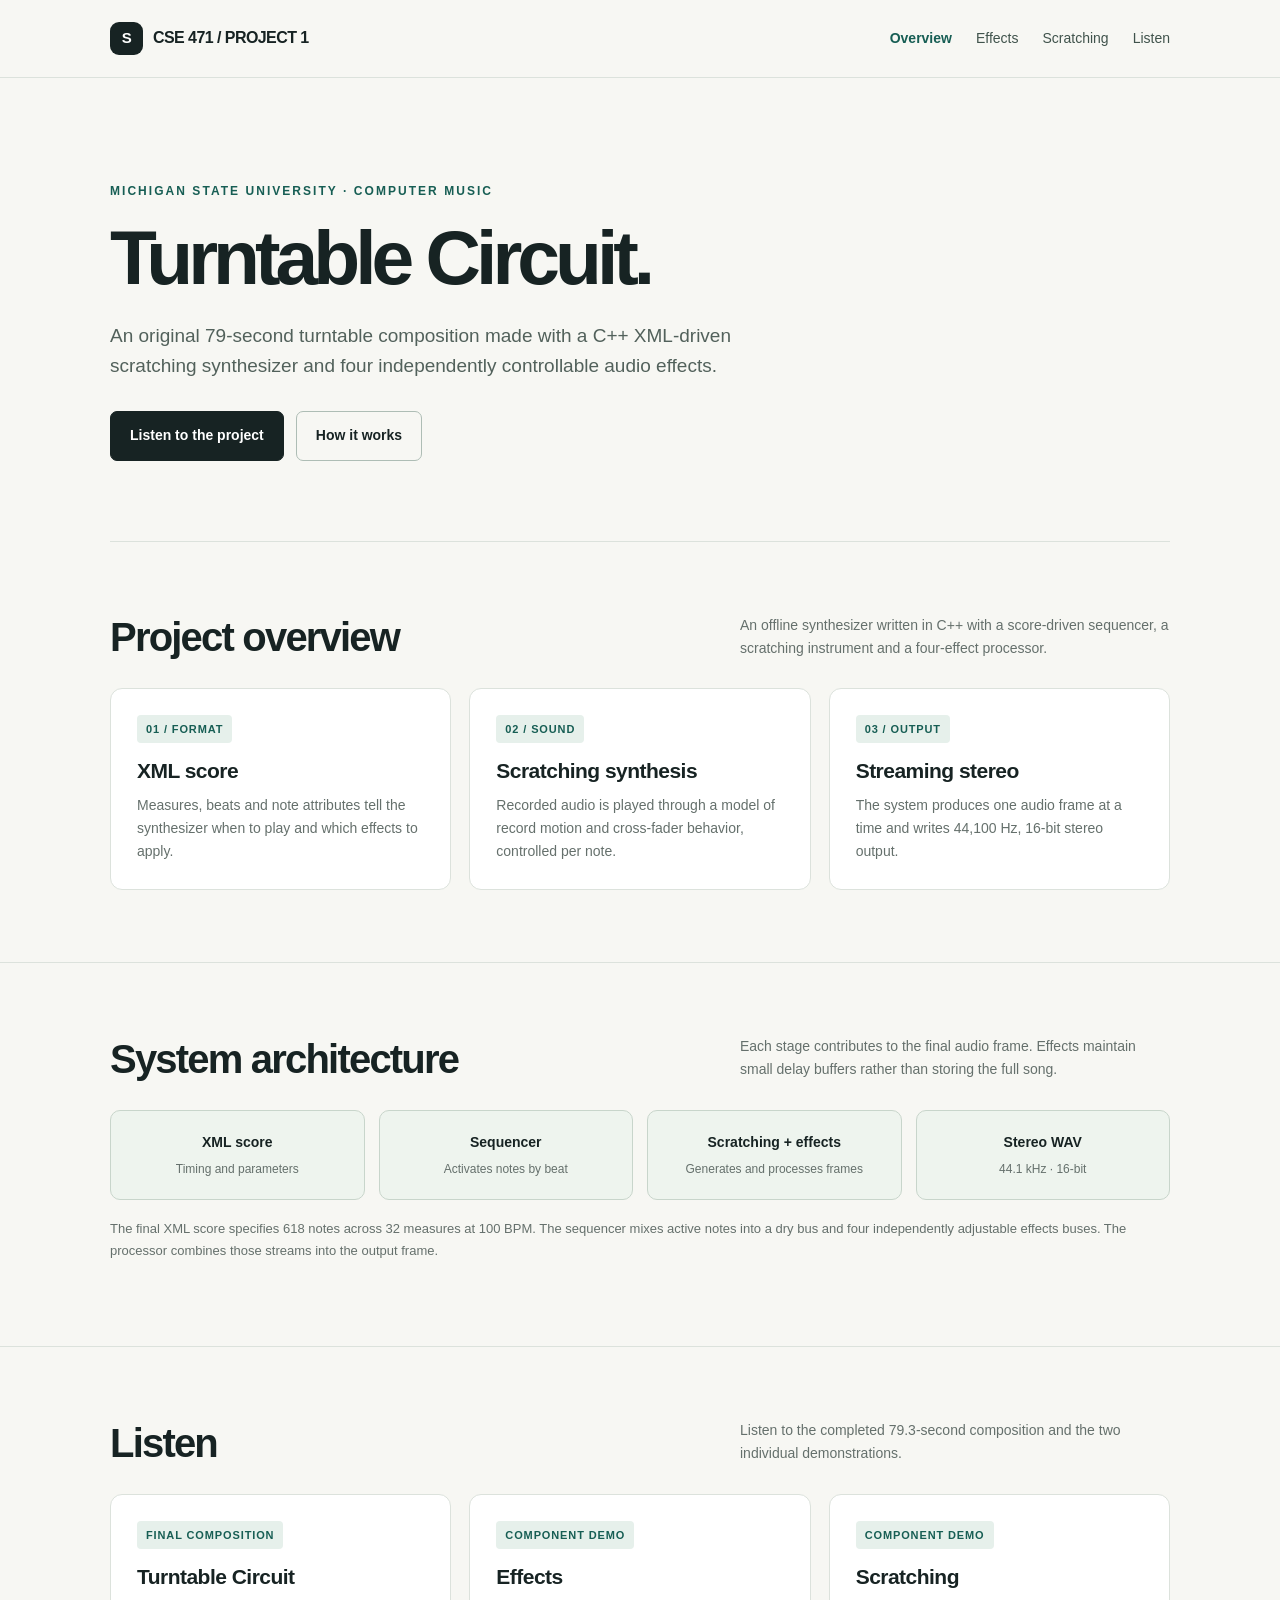
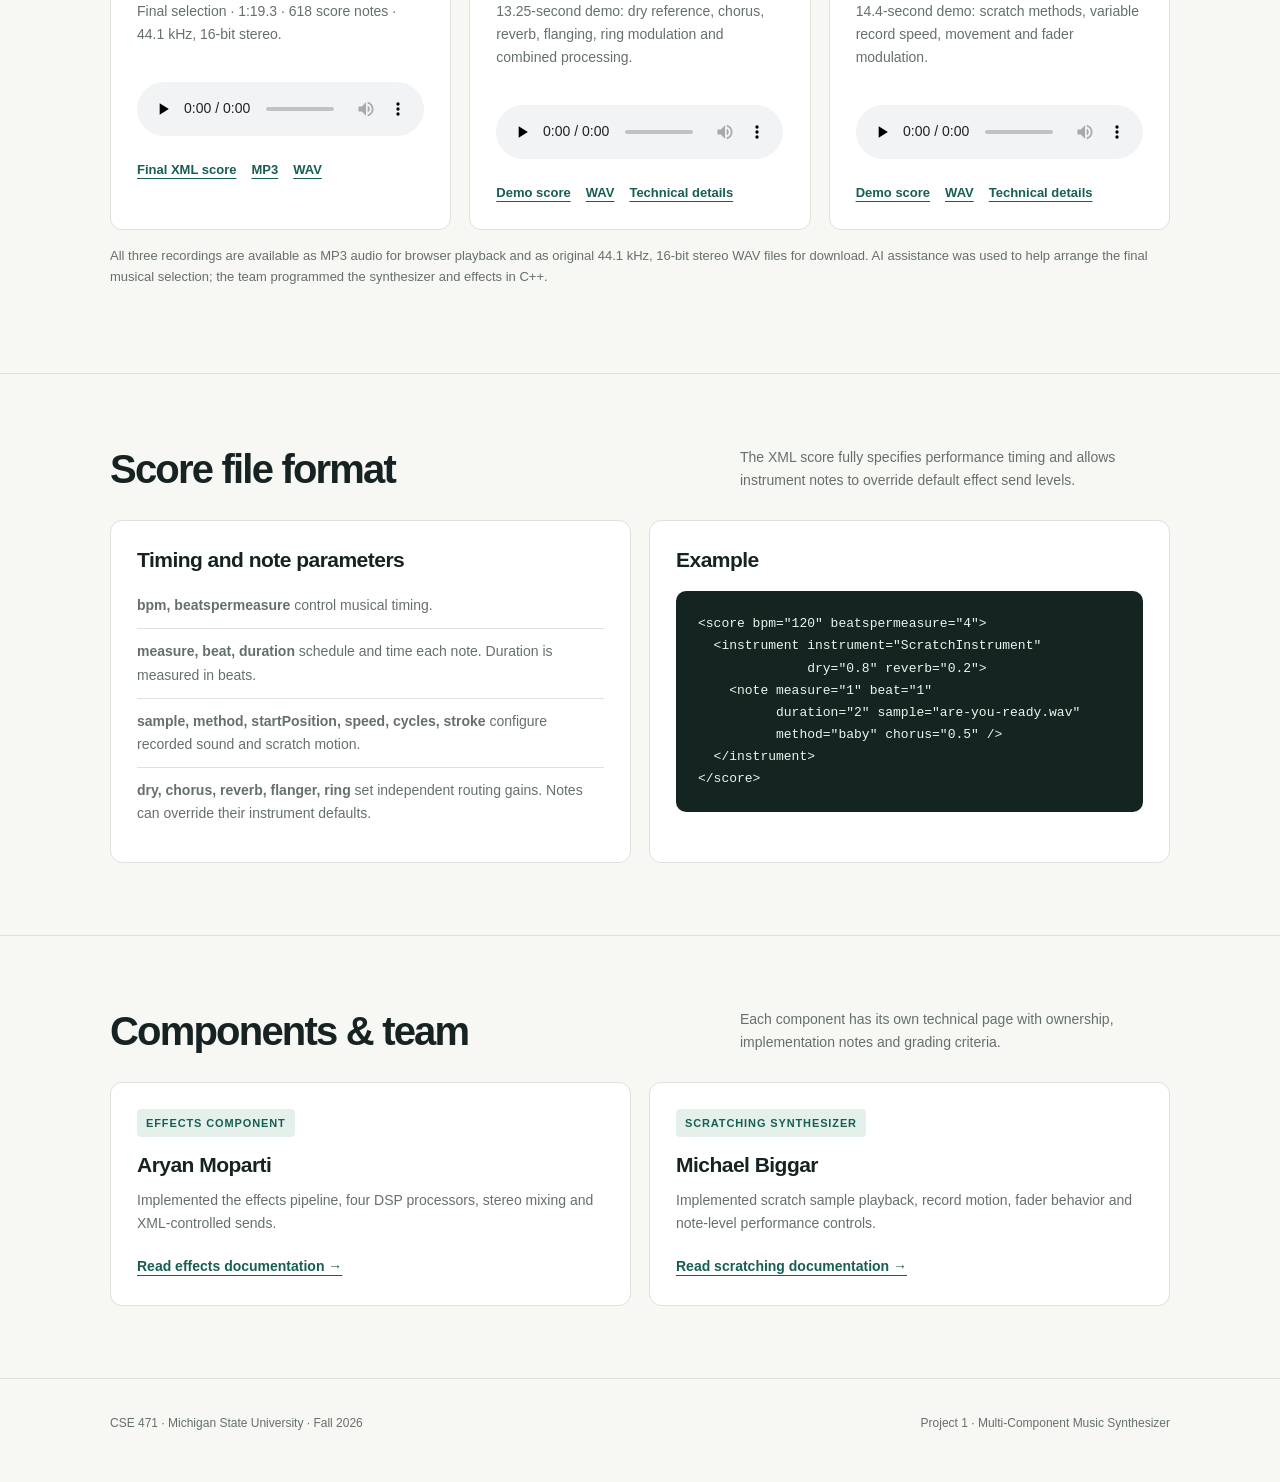
<file: index.html>
<!doctype html>
<html lang="en">
<head>
  <meta charset="utf-8">
  <meta name="viewport" content="width=device-width, initial-scale=1">
  <meta name="description" content="CSE 471 Project 1: A multi-component music synthesizer with scratching synthesis and audio effects.">
  <title>Turntable Circuit | CSE 471 Project 1</title>
  <link rel="stylesheet" href="styles.css">
</head>
<body>
  <header class="site-header">
    <nav class="nav container" aria-label="Main navigation">
      <a class="brand" href="index.html"><span class="brand-mark">S</span> CSE 471 / PROJECT 1</a>
      <div class="nav-links">
        <a href="index.html" aria-current="page">Overview</a>
        <a href="effects.html">Effects</a>
        <a href="scratching.html">Scratching</a>
        <a href="#audio">Listen</a>
      </div>
    </nav>
  </header>

  <main>
    <section class="hero container">
      <p class="eyebrow">Michigan State University · Computer Music</p>
      <h1>Turntable Circuit.</h1>
      <p class="lede">An original 79-second turntable composition made with a C++ XML-driven scratching synthesizer and four independently controllable audio effects.</p>
      <div class="button-row">
        <a class="button" href="#audio">Listen to the project</a>
        <a class="button ghost" href="#architecture">How it works</a>
      </div>
    </section>

    <section class="section" id="project">
      <div class="container">
        <div class="section-head"><h2>Project overview</h2><p>An offline synthesizer written in C++ with a score-driven sequencer, a scratching instrument and a four-effect processor.</p></div>
        <div class="grid three">
          <article class="card"><span class="tag">01 / Format</span><h3>XML score</h3><p>Measures, beats and note attributes tell the synthesizer when to play and which effects to apply.</p></article>
          <article class="card"><span class="tag">02 / Sound</span><h3>Scratching synthesis</h3><p>Recorded audio is played through a model of record motion and cross-fader behavior, controlled per note.</p></article>
          <article class="card"><span class="tag">03 / Output</span><h3>Streaming stereo</h3><p>The system produces one audio frame at a time and writes 44,100 Hz, 16-bit stereo output.</p></article>
        </div>
      </div>
    </section>

    <section class="section" id="architecture">
      <div class="container">
        <div class="section-head"><h2>System architecture</h2><p>Each stage contributes to the final audio frame. Effects maintain small delay buffers rather than storing the full song.</p></div>
        <div class="diagram" role="img" aria-label="XML score to sequencer to scratch synthesizer and effects to stereo WAV output">
          <div class="step"><b>XML score</b><span>Timing and parameters</span></div>
          <div class="step"><b>Sequencer</b><span>Activates notes by beat</span></div>
          <div class="step"><b>Scratching + effects</b><span>Generates and processes frames</span></div>
          <div class="step"><b>Stereo WAV</b><span>44.1 kHz · 16-bit</span></div>
        </div>
        <p class="small-note" style="margin-top:18px">The final XML score specifies 618 notes across 32 measures at 100 BPM. The sequencer mixes active notes into a dry bus and four independently adjustable effects buses. The processor combines those streams into the output frame.</p>
      </div>
    </section>

    <section class="section" id="audio">
      <div class="container">
        <div class="section-head"><h2>Listen</h2><p>Listen to the completed 79.3-second composition and the two individual demonstrations.</p></div>
        <div class="grid three">
          <article class="card"><span class="tag">Final composition</span><h3>Turntable Circuit</h3><p>Final selection · 1:19.3 · 618 score notes · 44.1 kHz, 16-bit stereo.</p>
            <audio class="player" controls preload="none" aria-label="Play final composition"><source src="selection.mp3" type="audio/mpeg"><source src="selection.wav" type="audio/wav">Your browser does not support audio playback.</audio>
            <div class="file-links"><a href="selection.score" download>Final XML score</a><a href="selection.mp3" download>MP3</a><a href="selection.wav" download>WAV</a></div>
          </article>
          <article class="card"><span class="tag">Component demo</span><h3>Effects</h3><p>13.25-second demo: dry reference, chorus, reverb, flanging, ring modulation and combined processing.</p>
            <audio class="player" controls preload="none" aria-label="Play effects demo"><source src="effects_demo.mp3" type="audio/mpeg"><source src="effects_demo.wav" type="audio/wav"></audio>
            <div class="file-links"><a href="effects_demo.score" download>Demo score</a><a href="effects_demo.wav" download>WAV</a><a href="effects.html">Technical details</a></div>
          </article>
          <article class="card"><span class="tag">Component demo</span><h3>Scratching</h3><p>14.4-second demo: scratch methods, variable record speed, movement and fader modulation.</p>
            <audio class="player" controls preload="none" aria-label="Play scratching demo"><source src="scratch_demo.mp3" type="audio/mpeg"><source src="scratch_demo.wav" type="audio/wav"></audio>
            <div class="file-links"><a href="scratch_demo.score" download>Demo score</a><a href="scratch_demo.wav" download>WAV</a><a href="scratching.html">Technical details</a></div>
          </article>
        </div>
        <p class="small-note" style="margin-top:15px">All three recordings are available as MP3 audio for browser playback and as original 44.1 kHz, 16-bit stereo WAV files for download. AI assistance was used to help arrange the final musical selection; the team programmed the synthesizer and effects in C++.</p>
      </div>
    </section>

    <section class="section" id="score">
      <div class="container">
        <div class="section-head"><h2>Score file format</h2><p>The XML score fully specifies performance timing and allows instrument notes to override default effect send levels.</p></div>
        <div class="grid two">
          <div class="card">
            <h3>Timing and note parameters</h3>
            <ul class="list-clean details">
              <li><b>bpm, beatspermeasure</b> control musical timing.</li>
              <li><b>measure, beat, duration</b> schedule and time each note. Duration is measured in beats.</li>
              <li><b>sample, method, startPosition, speed, cycles, stroke</b> configure recorded sound and scratch motion.</li>
              <li><b>dry, chorus, reverb, flanger, ring</b> set independent routing gains. Notes can override their instrument defaults.</li>
            </ul>
          </div>
          <div class="card">
            <h3>Example</h3>
            <pre class="code-sample"><code>&lt;score bpm="120" beatspermeasure="4"&gt;
  &lt;instrument instrument="ScratchInstrument"
              dry="0.8" reverb="0.2"&gt;
    &lt;note measure="1" beat="1"
          duration="2" sample="are-you-ready.wav"
          method="baby" chorus="0.5" /&gt;
  &lt;/instrument&gt;
&lt;/score&gt;</code></pre>
          </div>
        </div>
      </div>
    </section>

    <section class="section" id="team">
      <div class="container">
        <div class="section-head"><h2>Components & team</h2><p>Each component has its own technical page with ownership, implementation notes and grading criteria.</p></div>
        <div class="grid two">
          <article class="card"><span class="tag">Effects component</span><h3>Aryan Moparti</h3><p>Implemented the effects pipeline, four DSP processors, stereo mixing and XML-controlled sends.</p><a class="card-link" href="effects.html">Read effects documentation →</a></article>
          <article class="card"><span class="tag">Scratching synthesizer</span><h3>Michael Biggar</h3><p>Implemented scratch sample playback, record motion, fader behavior and note-level performance controls.</p><a class="card-link" href="scratching.html">Read scratching documentation →</a></article>
        </div>
      </div>
    </section>
  </main>
  <footer class="footer container"><p>CSE 471 · Michigan State University · Fall 2026</p><p>Project 1 · Multi-Component Music Synthesizer</p></footer>
</body>
</html>
</file>
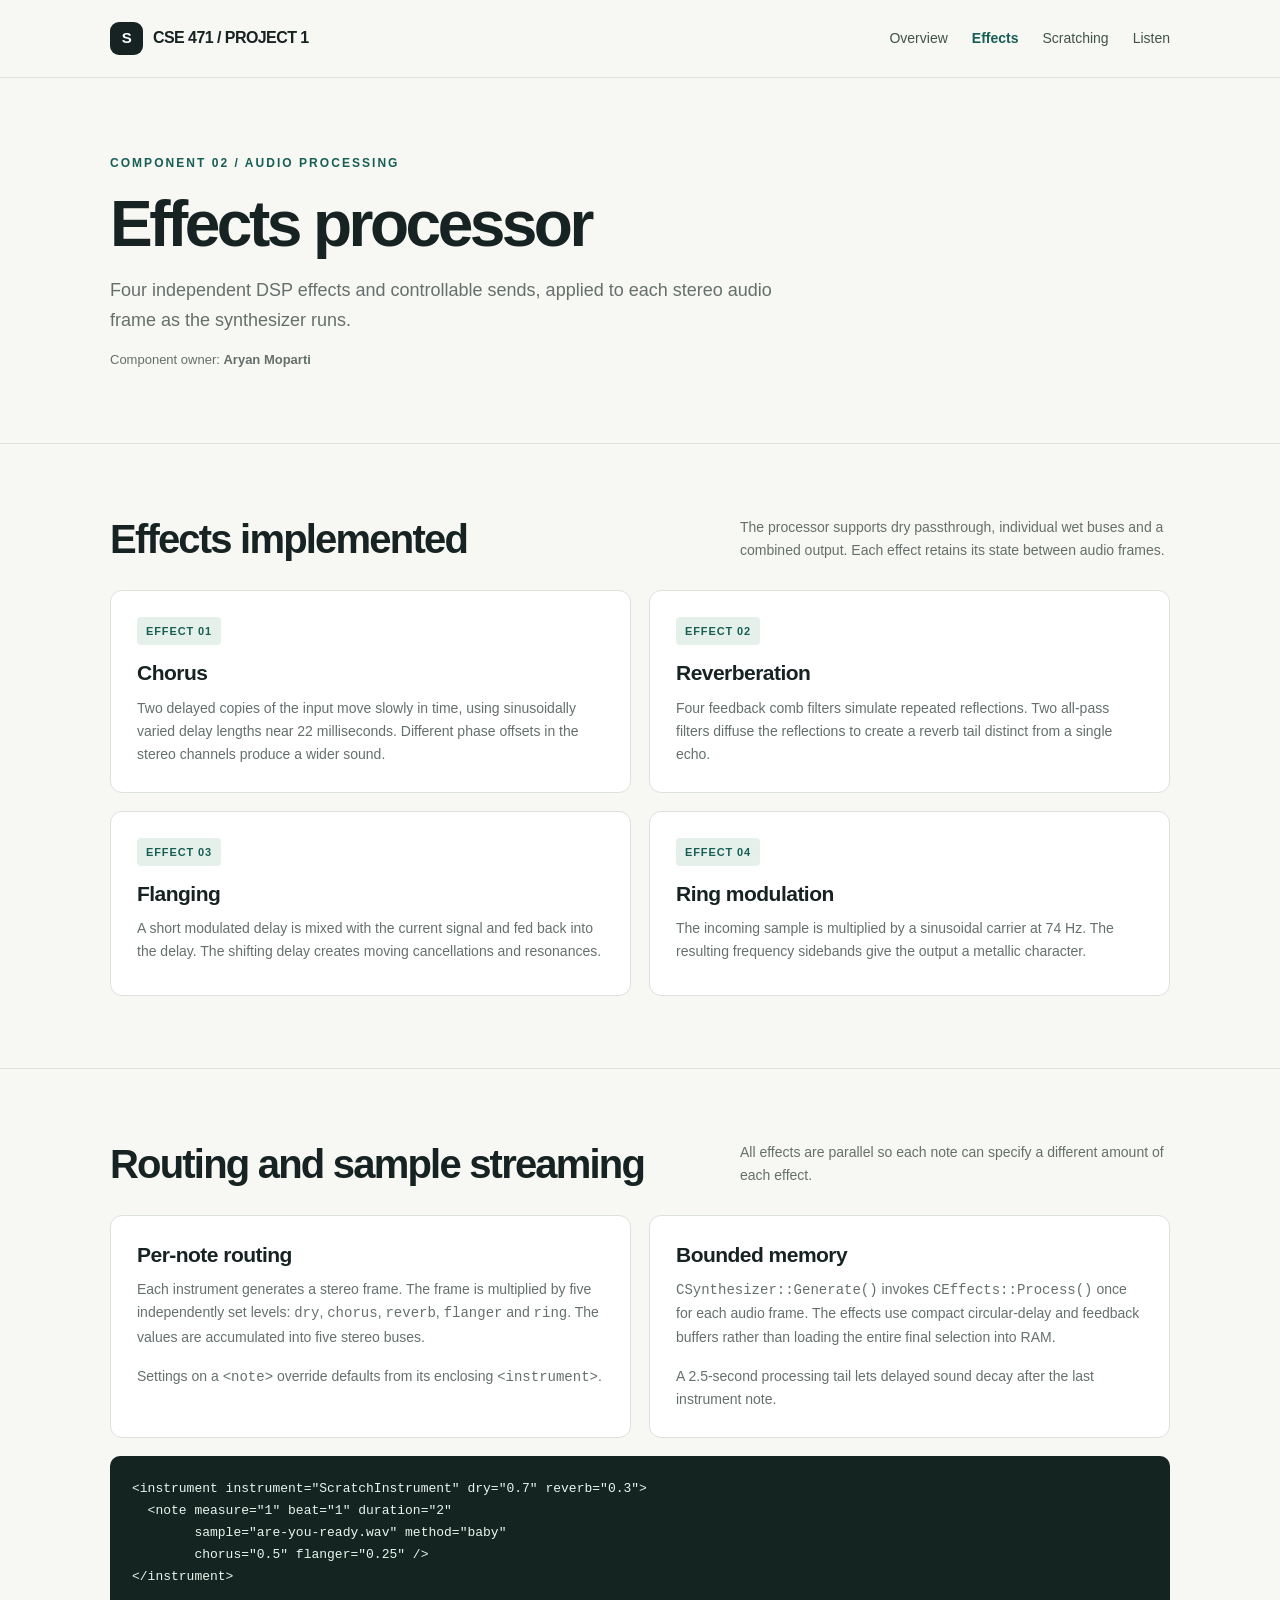
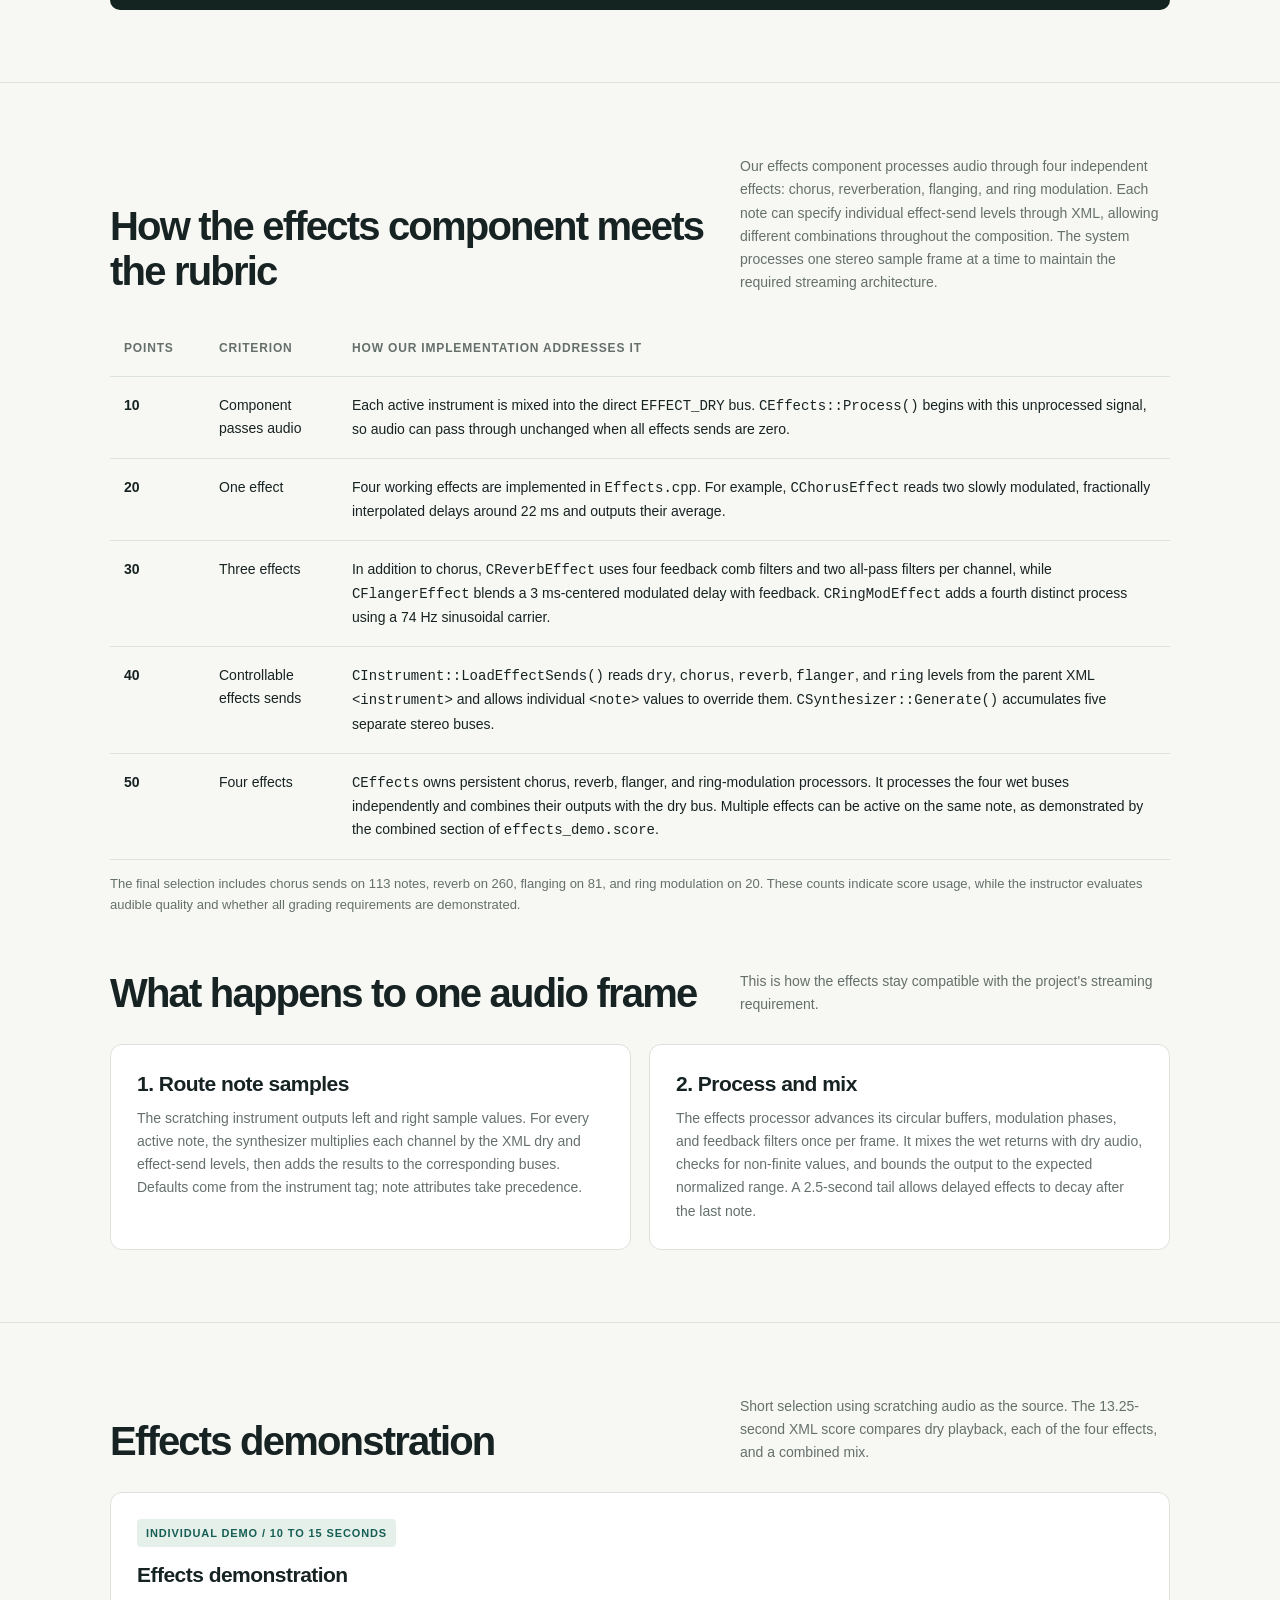
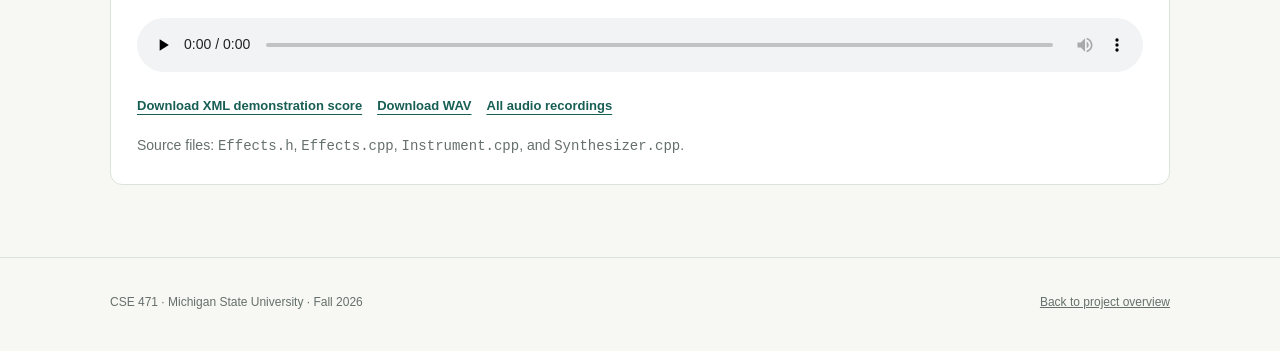
<file: effects.html>
<!DOCTYPE html>

<html lang="en">
<head>
<meta charset="utf-8"/>
<meta content="width=device-width, initial-scale=1" name="viewport"/>
<meta content="Implementation and grading details for the four-effect audio processing component in CSE 471 Project 1." name="description"/>
<title>Effects Component | CSE 471</title>
<link href="styles.css" rel="stylesheet"/>
</head>
<body>
<header class="site-header"><nav aria-label="Main navigation" class="nav container">
<a class="brand" href="index.html"><span class="brand-mark">S</span> CSE 471 / PROJECT 1</a>
<div class="nav-links"><a href="index.html">Overview</a><a aria-current="page" href="effects.html">Effects</a><a href="scratching.html">Scratching</a><a href="index.html#audio">Listen</a></div>
</nav></header>
<main>
<section class="subhero"><div class="container"><p class="eyebrow">Component 02 / Audio processing</p><h1>Effects processor</h1><p class="lede">Four independent DSP effects and controllable sends, applied to each stereo audio frame as the synthesizer runs.</p><p class="meta">Component owner: <strong>Aryan Moparti</strong></p></div></section>
<section class="section"><div class="container">
<div class="section-head"><h2>Effects implemented</h2><p>The processor supports dry passthrough, individual wet buses and a combined output. Each effect retains its state between audio frames.</p></div>
<div class="feature-list">
<article class="card"><span class="tag">Effect 01</span><h3>Chorus</h3><p>Two delayed copies of the input move slowly in time, using sinusoidally varied delay lengths near 22 milliseconds. Different phase offsets in the stereo channels produce a wider sound.</p></article>
<article class="card"><span class="tag">Effect 02</span><h3>Reverberation</h3><p>Four feedback comb filters simulate repeated reflections. Two all-pass filters diffuse the reflections to create a reverb tail distinct from a single echo.</p></article>
<article class="card"><span class="tag">Effect 03</span><h3>Flanging</h3><p>A short modulated delay is mixed with the current signal and fed back into the delay. The shifting delay creates moving cancellations and resonances.</p></article>
<article class="card"><span class="tag">Effect 04</span><h3>Ring modulation</h3><p>The incoming sample is multiplied by a sinusoidal carrier at 74 Hz. The resulting frequency sidebands give the output a metallic character.</p></article>
</div>
</div></section>
<section class="section"><div class="container">
<div class="section-head"><h2>Routing and sample streaming</h2><p>All effects are parallel so each note can specify a different amount of each effect.</p></div>
<div class="grid two">
<article class="card"><h3>Per-note routing</h3><p>Each instrument generates a stereo frame. The frame is multiplied by five independently set levels: <code>dry</code>, <code>chorus</code>, <code>reverb</code>, <code>flanger</code> and <code>ring</code>. The values are accumulated into five stereo buses.</p><p>Settings on a <code>&lt;note&gt;</code> override defaults from its enclosing <code>&lt;instrument&gt;</code>.</p></article>
<article class="card"><h3>Bounded memory</h3><p><code>CSynthesizer::Generate()</code> invokes <code>CEffects::Process()</code> once for each audio frame. The effects use compact circular-delay and feedback buffers rather than loading the entire final selection into RAM.</p><p>A 2.5-second processing tail lets delayed sound decay after the last instrument note.</p></article>
</div>
<pre class="code-sample"><code>&lt;instrument instrument="ScratchInstrument" dry="0.7" reverb="0.3"&gt;
  &lt;note measure="1" beat="1" duration="2"
        sample="are-you-ready.wav" method="baby"
        chorus="0.5" flanger="0.25" /&gt;
&lt;/instrument&gt;</code></pre>
</div></section>
<section class="section"><div class="container">
<div class="section-head"><h2>How the effects component meets the rubric</h2><p>Our effects component processes audio through four independent effects: chorus, reverberation, flanging, and ring modulation. Each note can specify individual effect-send levels through XML, allowing different combinations throughout the composition. The system processes one stereo sample frame at a time to maintain the required streaming architecture.</p></div>
<div class="table-wrap"><table class="table"><thead><tr><th>Points</th><th>Criterion</th><th>How our implementation addresses it</th></tr></thead><tbody>
<tr><td>10</td><td>Component passes audio</td><td>Each active instrument is mixed into the direct <code>EFFECT_DRY</code> bus. <code>CEffects::Process()</code> begins with this unprocessed signal, so audio can pass through unchanged when all effects sends are zero.</td></tr>
<tr><td>20</td><td>One effect</td><td>Four working effects are implemented in <code>Effects.cpp</code>. For example, <code>CChorusEffect</code> reads two slowly modulated, fractionally interpolated delays around 22 ms and outputs their average.</td></tr>
<tr><td>30</td><td>Three effects</td><td>In addition to chorus, <code>CReverbEffect</code> uses four feedback comb filters and two all-pass filters per channel, while <code>CFlangerEffect</code> blends a 3 ms-centered modulated delay with feedback. <code>CRingModEffect</code> adds a fourth distinct process using a 74 Hz sinusoidal carrier.</td></tr>
<tr><td>40</td><td>Controllable effects sends</td><td><code>CInstrument::LoadEffectSends()</code> reads <code>dry</code>, <code>chorus</code>, <code>reverb</code>, <code>flanger</code>, and <code>ring</code> levels from the parent XML <code>&lt;instrument&gt;</code> and allows individual <code>&lt;note&gt;</code> values to override them. <code>CSynthesizer::Generate()</code> accumulates five separate stereo buses.</td></tr>
<tr><td>50</td><td>Four effects</td><td><code>CEffects</code> owns persistent chorus, reverb, flanger, and ring-modulation processors. It processes the four wet buses independently and combines their outputs with the dry bus. Multiple effects can be active on the same note, as demonstrated by the combined section of <code>effects_demo.score</code>.</td></tr>
</tbody></table></div>
<p class="small-note">The final selection includes chorus sends on 113 notes, reverb on 260, flanging on 81, and ring modulation on 20. These counts indicate score usage, while the instructor evaluates audible quality and whether all grading requirements are demonstrated.</p>
<div class="section-head" style="margin-top:54px"><h2>What happens to one audio frame</h2><p>This is how the effects stay compatible with the project's streaming requirement.</p></div>
<div class="grid two">
<article class="card"><h3>1. Route note samples</h3><p>The scratching instrument outputs left and right sample values. For every active note, the synthesizer multiplies each channel by the XML dry and effect-send levels, then adds the results to the corresponding buses. Defaults come from the instrument tag; note attributes take precedence.</p></article>
<article class="card"><h3>2. Process and mix</h3><p>The effects processor advances its circular buffers, modulation phases, and feedback filters once per frame. It mixes the wet returns with dry audio, checks for non-finite values, and bounds the output to the expected normalized range. A 2.5-second tail allows delayed effects to decay after the last note.</p></article>
</div>
</div></section>
<section class="section"><div class="container">
<div class="section-head"><h2>Effects demonstration</h2><p>Short selection using scratching audio as the source. The 13.25-second XML score compares dry playback, each of the four effects, and a combined mix.</p></div>
<div class="card"><span class="tag">Individual demo / 10 to 15 seconds</span><h3>Effects demonstration</h3><audio aria-label="Play effects demonstration" class="player" controls="" preload="none"><source src="effects_demo.mp3" type="audio/mpeg"/><source src="effects_demo.wav" type="audio/wav"/></audio><div class="file-links"><a download="" href="effects_demo.score">Download XML demonstration score</a><a download="" href="effects_demo.wav">Download WAV</a><a href="index.html#audio">All audio recordings</a></div><p class="small-note" style="margin-top:18px">Source files: <code>Effects.h</code>, <code>Effects.cpp</code>, <code>Instrument.cpp</code>, and <code>Synthesizer.cpp</code>.</p></div>
</div></section>
</main>
<footer class="footer container"><p>CSE 471 · Michigan State University · Fall 2026</p><p><a href="index.html">Back to project overview</a></p></footer>
</body>
</html>
</file>
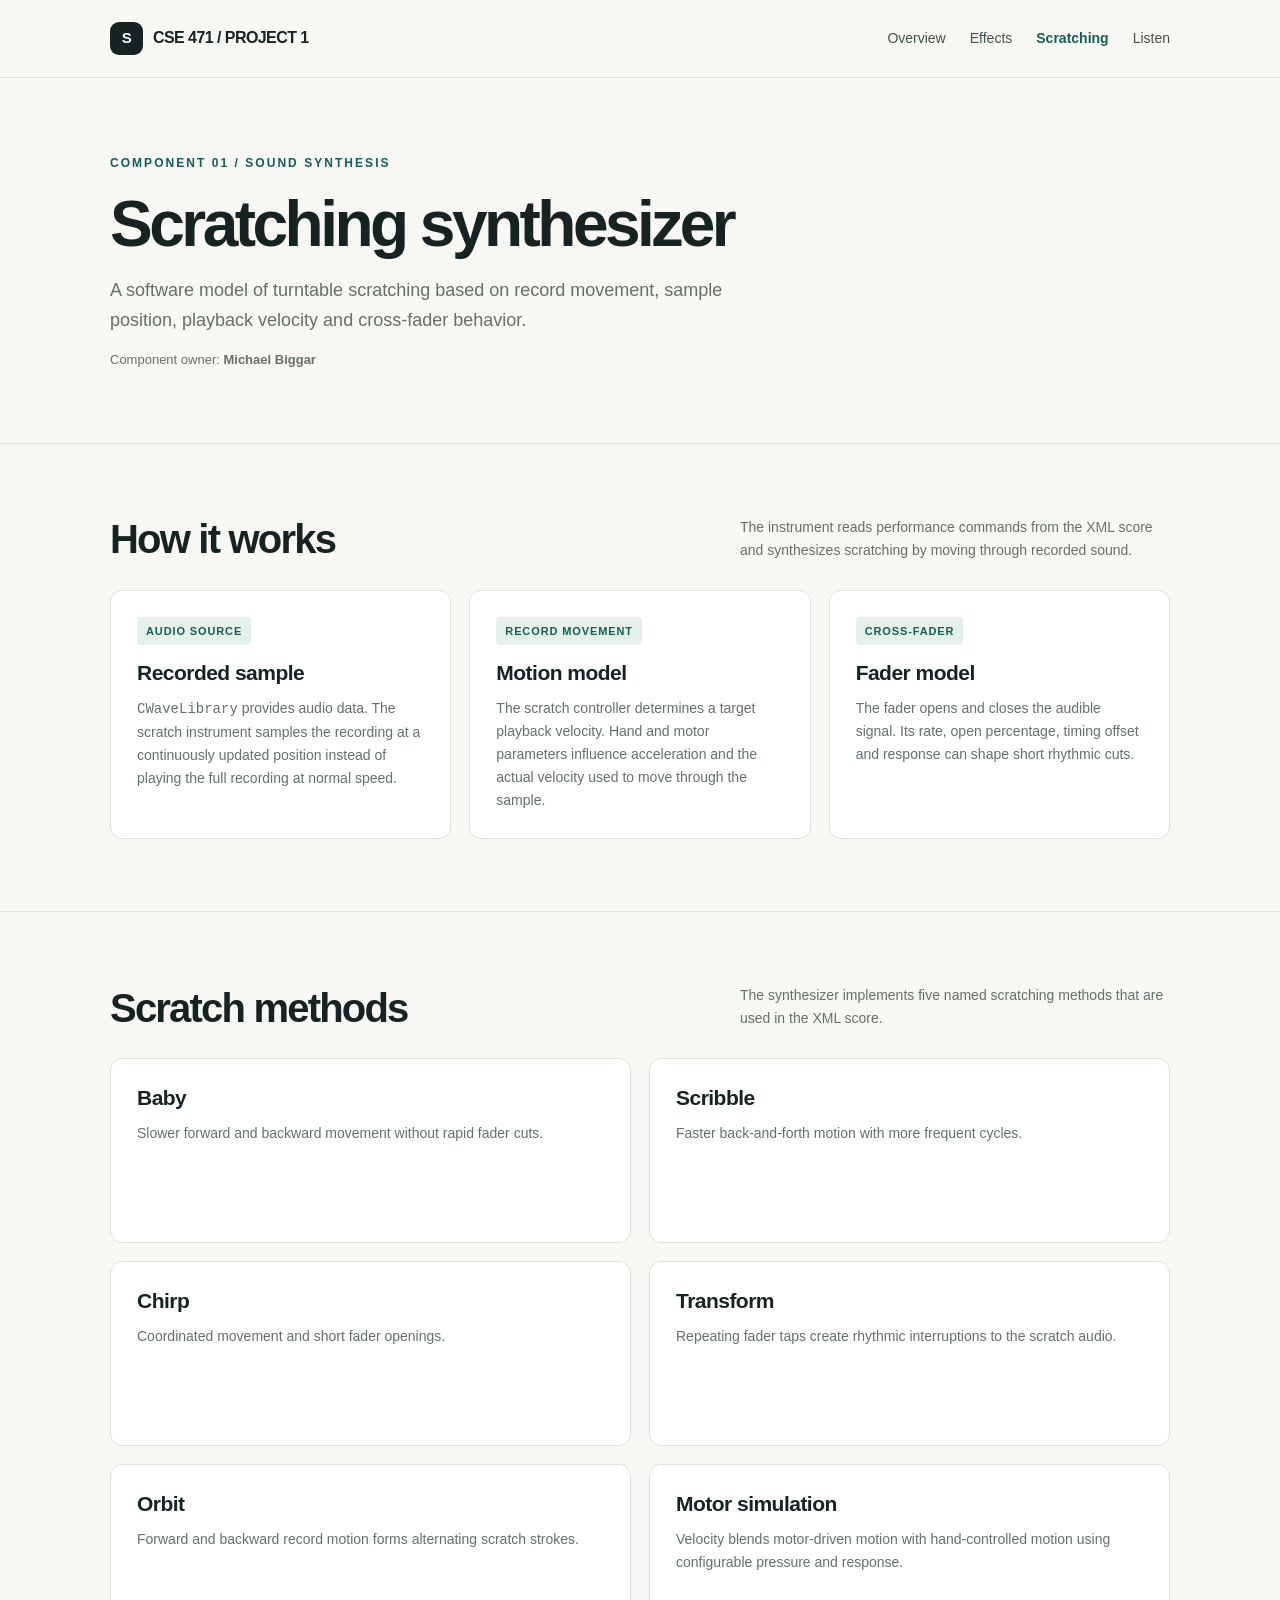
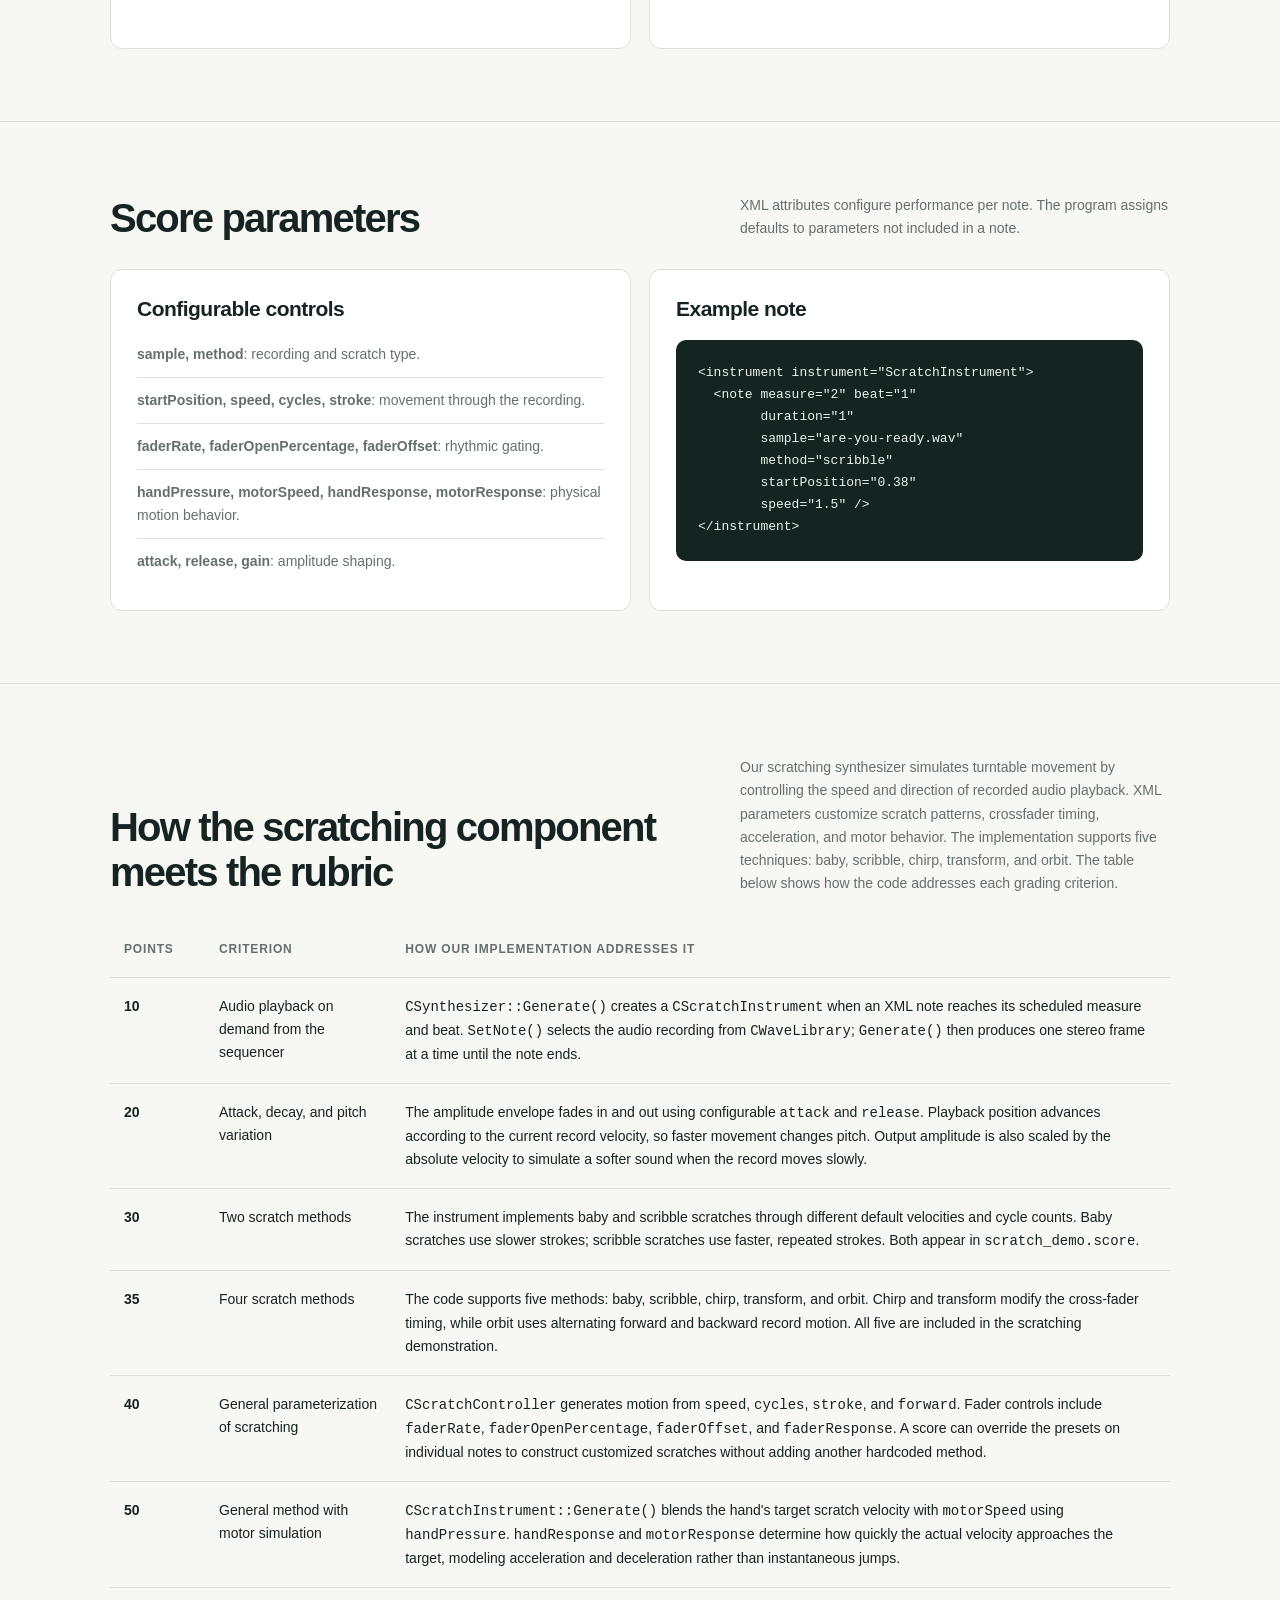
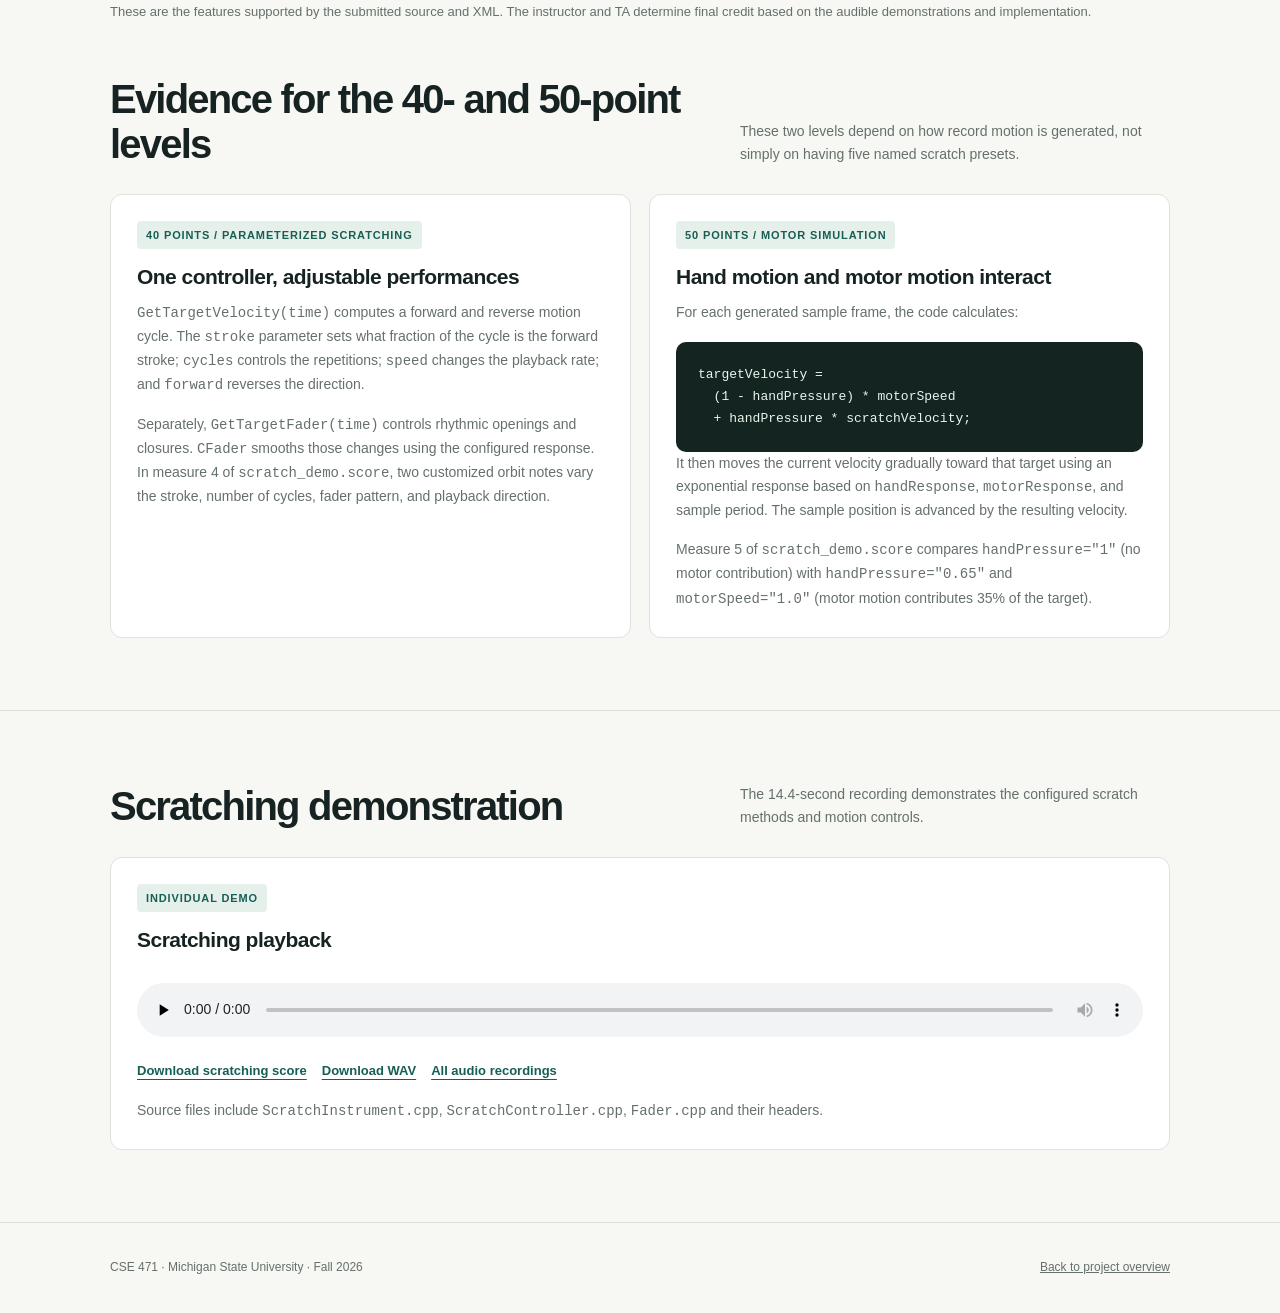
<file: scratching.html>
<!DOCTYPE html>

<html lang="en">
<head>
<meta charset="utf-8"/><meta content="width=device-width, initial-scale=1" name="viewport"/>
<meta content="Scratching synthesizer for CSE 471 Project 1, including record motion and cross-fader simulation." name="description"/>
<title>Scratching Synthesizer | CSE 471</title><link href="styles.css" rel="stylesheet"/>
</head>
<body>
<header class="site-header"><nav aria-label="Main navigation" class="nav container"><a class="brand" href="index.html"><span class="brand-mark">S</span> CSE 471 / PROJECT 1</a><div class="nav-links"><a href="index.html">Overview</a><a href="effects.html">Effects</a><a aria-current="page" href="scratching.html">Scratching</a><a href="index.html#audio">Listen</a></div></nav></header>
<main>
<section class="subhero"><div class="container"><p class="eyebrow">Component 01 / Sound synthesis</p><h1>Scratching synthesizer</h1><p class="lede">A software model of turntable scratching based on record movement, sample position, playback velocity and cross-fader behavior.</p><p class="meta">Component owner: <strong>Michael Biggar</strong></p></div></section>
<section class="section"><div class="container"><div class="section-head"><h2>How it works</h2><p>The instrument reads performance commands from the XML score and synthesizes scratching by moving through recorded sound.</p></div>
<div class="grid three">
<article class="card"><span class="tag">Audio source</span><h3>Recorded sample</h3><p><code>CWaveLibrary</code> provides audio data. The scratch instrument samples the recording at a continuously updated position instead of playing the full recording at normal speed.</p></article>
<article class="card"><span class="tag">Record movement</span><h3>Motion model</h3><p>The scratch controller determines a target playback velocity. Hand and motor parameters influence acceleration and the actual velocity used to move through the sample.</p></article>
<article class="card"><span class="tag">Cross-fader</span><h3>Fader model</h3><p>The fader opens and closes the audible signal. Its rate, open percentage, timing offset and response can shape short rhythmic cuts.</p></article>
</div>
</div></section>
<section class="section"><div class="container"><div class="section-head"><h2>Scratch methods</h2><p>The synthesizer implements five named scratching methods that are used in the XML score.</p></div>
<div class="feature-list">
<article class="card"><h3>Baby</h3><p>Slower forward and backward movement without rapid fader cuts.</p></article>
<article class="card"><h3>Scribble</h3><p>Faster back-and-forth motion with more frequent cycles.</p></article>
<article class="card"><h3>Chirp</h3><p>Coordinated movement and short fader openings.</p></article>
<article class="card"><h3>Transform</h3><p>Repeating fader taps create rhythmic interruptions to the scratch audio.</p></article>
<article class="card"><h3>Orbit</h3><p>Forward and backward record motion forms alternating scratch strokes.</p></article>
<article class="card"><h3>Motor simulation</h3><p>Velocity blends motor-driven motion with hand-controlled motion using configurable pressure and response.</p></article>
</div>
</div></section>
<section class="section"><div class="container"><div class="section-head"><h2>Score parameters</h2><p>XML attributes configure performance per note. The program assigns defaults to parameters not included in a note.</p></div>
<div class="grid two">
<div class="card"><h3>Configurable controls</h3><ul class="list-clean details"><li><b>sample, method</b>: recording and scratch type.</li><li><b>startPosition, speed, cycles, stroke</b>: movement through the recording.</li><li><b>faderRate, faderOpenPercentage, faderOffset</b>: rhythmic gating.</li><li><b>handPressure, motorSpeed, handResponse, motorResponse</b>: physical motion behavior.</li><li><b>attack, release, gain</b>: amplitude shaping.</li></ul></div>
<div class="card"><h3>Example note</h3><pre class="code-sample"><code>&lt;instrument instrument="ScratchInstrument"&gt;
  &lt;note measure="2" beat="1"
        duration="1"
        sample="are-you-ready.wav"
        method="scribble"
        startPosition="0.38"
        speed="1.5" /&gt;
&lt;/instrument&gt;</code></pre></div>
</div>
</div></section>
<section class="section"><div class="container">
<div class="section-head"><h2>How the scratching component meets the rubric</h2><p>Our scratching synthesizer simulates turntable movement by controlling the speed and direction of recorded audio playback. XML parameters customize scratch patterns, crossfader timing, acceleration, and motor behavior. The implementation supports five techniques: baby, scribble, chirp, transform, and orbit. The table below shows how the code addresses each grading criterion.</p></div>
<div class="table-wrap"><table class="table"><thead><tr><th>Points</th><th>Criterion</th><th>How our implementation addresses it</th></tr></thead><tbody>
<tr><td>10</td><td>Audio playback on demand from the sequencer</td><td><code>CSynthesizer::Generate()</code> creates a <code>CScratchInstrument</code> when an XML note reaches its scheduled measure and beat. <code>SetNote()</code> selects the audio recording from <code>CWaveLibrary</code>; <code>Generate()</code> then produces one stereo frame at a time until the note ends.</td></tr>
<tr><td>20</td><td>Attack, decay, and pitch variation</td><td>The amplitude envelope fades in and out using configurable <code>attack</code> and <code>release</code>. Playback position advances according to the current record velocity, so faster movement changes pitch. Output amplitude is also scaled by the absolute velocity to simulate a softer sound when the record moves slowly.</td></tr>
<tr><td>30</td><td>Two scratch methods</td><td>The instrument implements baby and scribble scratches through different default velocities and cycle counts. Baby scratches use slower strokes; scribble scratches use faster, repeated strokes. Both appear in <code>scratch_demo.score</code>.</td></tr>
<tr><td>35</td><td>Four scratch methods</td><td>The code supports five methods: baby, scribble, chirp, transform, and orbit. Chirp and transform modify the cross-fader timing, while orbit uses alternating forward and backward record motion. All five are included in the scratching demonstration.</td></tr>
<tr><td>40</td><td>General parameterization of scratching</td><td><code>CScratchController</code> generates motion from <code>speed</code>, <code>cycles</code>, <code>stroke</code>, and <code>forward</code>. Fader controls include <code>faderRate</code>, <code>faderOpenPercentage</code>, <code>faderOffset</code>, and <code>faderResponse</code>. A score can override the presets on individual notes to construct customized scratches without adding another hardcoded method.</td></tr>
<tr><td>50</td><td>General method with motor simulation</td><td><code>CScratchInstrument::Generate()</code> blends the hand's target scratch velocity with <code>motorSpeed</code> using <code>handPressure</code>. <code>handResponse</code> and <code>motorResponse</code> determine how quickly the actual velocity approaches the target, modeling acceleration and deceleration rather than instantaneous jumps.</td></tr>
</tbody></table></div>
<p class="small-note">These are the features supported by the submitted source and XML. The instructor and TA determine final credit based on the audible demonstrations and implementation.</p>
<div class="section-head" style="margin-top:54px"><h2>Evidence for the 40- and 50-point levels</h2><p>These two levels depend on how record motion is generated, not simply on having five named scratch presets.</p></div>
<div class="grid two">
<article class="card"><span class="tag">40 points / Parameterized scratching</span><h3>One controller, adjustable performances</h3><p><code>GetTargetVelocity(time)</code> computes a forward and reverse motion cycle. The <code>stroke</code> parameter sets what fraction of the cycle is the forward stroke; <code>cycles</code> controls the repetitions; <code>speed</code> changes the playback rate; and <code>forward</code> reverses the direction.</p><p>Separately, <code>GetTargetFader(time)</code> controls rhythmic openings and closures. <code>CFader</code> smooths those changes using the configured response. In measure 4 of <code>scratch_demo.score</code>, two customized orbit notes vary the stroke, number of cycles, fader pattern, and playback direction.</p></article>
<article class="card"><span class="tag">50 points / Motor simulation</span><h3>Hand motion and motor motion interact</h3><p>For each generated sample frame, the code calculates:</p><pre class="code-sample"><code>targetVelocity =
  (1 - handPressure) * motorSpeed
  + handPressure * scratchVelocity;</code></pre><p>It then moves the current velocity gradually toward that target using an exponential response based on <code>handResponse</code>, <code>motorResponse</code>, and sample period. The sample position is advanced by the resulting velocity.</p><p>Measure 5 of <code>scratch_demo.score</code> compares <code>handPressure="1"</code> (no motor contribution) with <code>handPressure="0.65"</code> and <code>motorSpeed="1.0"</code> (motor motion contributes 35% of the target).</p></article>
</div>
</div></section>
<section class="section"><div class="container"><div class="section-head"><h2>Scratching demonstration</h2><p>The 14.4-second recording demonstrates the configured scratch methods and motion controls.</p></div>
<div class="card"><span class="tag">Individual demo</span><h3>Scratching playback</h3><audio aria-label="Play scratching demonstration" class="player" controls="" preload="none"><source src="scratch_demo.mp3" type="audio/mpeg"/><source src="scratch_demo.wav" type="audio/wav"/></audio><div class="file-links"><a download="" href="scratch_demo.score">Download scratching score</a><a download="" href="scratch_demo.wav">Download WAV</a><a href="index.html#audio">All audio recordings</a></div><p class="small-note" style="margin-top:18px">Source files include <code>ScratchInstrument.cpp</code>, <code>ScratchController.cpp</code>, <code>Fader.cpp</code> and their headers.</p></div>
</div></section>
</main>
<footer class="footer container"><p>CSE 471 · Michigan State University · Fall 2026</p><p><a href="index.html">Back to project overview</a></p></footer>
</body>
</html>
</file>
<file: styles.css>
:root{--bg:#f7f7f3;--paper:#fff;--ink:#172323;--muted:#65706c;--line:#dce2dc;--accent:#175e54;--soft:#e6f0eb;--warm:#eadfce;--max:1060px}
*{box-sizing:border-box}html{scroll-behavior:smooth}body{margin:0;background:var(--bg);color:var(--ink);font-family:Inter,ui-sans-serif,-apple-system,BlinkMacSystemFont,"Segoe UI",sans-serif;line-height:1.65}a{color:inherit}a:hover{color:var(--accent)}.container{width:min(var(--max),calc(100% - 48px));margin-inline:auto}.site-header{background:var(--bg);border-bottom:1px solid var(--line)}.nav{min-height:77px;display:flex;justify-content:space-between;align-items:center;gap:20px}.brand{display:flex;align-items:center;gap:10px;text-decoration:none;font-weight:800;letter-spacing:-.035em}.brand-mark{display:inline-grid;place-items:center;background:var(--ink);color:white;height:33px;width:33px;border-radius:9px;font-size:15px}.nav-links{display:flex;gap:24px;font-size:14px}.nav-links a{text-decoration:none;color:#40534c}.nav-links a[aria-current="page"]{color:var(--accent);font-weight:700}.hero{padding:104px 0 80px;border-bottom:1px solid var(--line)}.eyebrow{text-transform:uppercase;letter-spacing:.17em;color:var(--accent);font-size:12px;font-weight:800;margin:0 0 16px}.hero h1{font-size:clamp(42px,6vw,83px);line-height:1.04;letter-spacing:-.065em;font-weight:760;max-width:880px;margin:0}.hero p.lede{max-width:660px;font-size:19px;line-height:1.6;color:#52615b;margin:23px 0 30px}.subhero{padding:76px 0 60px;border-bottom:1px solid var(--line)}.subhero h1{font-size:clamp(41px,5vw,70px);line-height:1.07;letter-spacing:-.055em;margin:0 0 18px}.subhero .lede{font-size:18px;color:var(--muted);max-width:680px;margin:0}.button-row{display:flex;flex-wrap:wrap;gap:12px}.button{display:inline-flex;align-items:center;gap:10px;text-decoration:none;background:var(--ink);color:#fff;padding:12px 19px;border:1px solid var(--ink);border-radius:7px;font-size:14px;font-weight:700}.button:hover{background:var(--accent);color:#fff}.button.ghost{background:transparent;color:var(--ink);border-color:#aebdb5}.button.ghost:hover{background:#edf4ef}.section{padding:72px 0;border-bottom:1px solid var(--line)}.section-head{display:flex;align-items:flex-end;justify-content:space-between;gap:28px;margin-bottom:28px}.section-head h2{font-size:clamp(26px,3.3vw,40px);line-height:1.12;letter-spacing:-.045em;margin:0}.section-head p{color:var(--muted);max-width:430px;margin:0;font-size:14px}.grid{display:grid;gap:18px}.two{grid-template-columns:repeat(2,minmax(0,1fr))}.three{grid-template-columns:repeat(3,minmax(0,1fr))}.card{background:var(--paper);border:1px solid var(--line);border-radius:12px;padding:26px}.card h3{font-size:21px;line-height:1.25;letter-spacing:-.025em;margin:0 0 10px}.card p{color:var(--muted);margin:0 0 16px;font-size:14px}.card p:last-child{margin-bottom:0}.tag{display:inline-block;background:var(--soft);color:var(--accent);padding:5px 9px;font-size:11px;letter-spacing:.08em;text-transform:uppercase;font-weight:800;border-radius:4px;margin-bottom:15px}.meta{font-size:13px;color:var(--muted)}.card-link{display:inline-block;margin-top:4px;color:var(--accent);font-weight:750;font-size:14px;text-underline-offset:4px}.diagram{display:grid;grid-template-columns:repeat(4,1fr);gap:14px;align-items:center}.step{border:1px solid #c8d5cb;border-radius:10px;padding:20px 14px;text-align:center;background:#eef4ee}.step b{display:block;font-size:14px}.step span{display:block;margin-top:6px;color:var(--muted);font-size:12px}.flow-connector{display:none}.player{margin-top:20px;width:100%}.small-note{font-size:13px;color:var(--muted)}.file-links{display:flex;flex-wrap:wrap;gap:15px;margin-top:14px}.file-links a{font-size:13px;color:var(--accent);font-weight:700;text-underline-offset:4px}.list-clean{margin:0;padding:0;list-style:none}.list-clean li{padding:11px 0;border-bottom:1px solid var(--line)}.list-clean li:last-child{border:0}.code-sample{margin:18px 0 0;background:#132421;color:#eaf5ed;border-radius:10px;padding:22px;overflow:auto;font-size:13px;line-height:1.7}.code-sample code{font-family:ui-monospace,SFMono-Regular,Consolas,monospace}.table-wrap{overflow:auto}.table{width:100%;border-collapse:collapse;min-width:560px}.table th,.table td{text-align:left;padding:17px 14px;border-bottom:1px solid var(--line);vertical-align:top;font-size:14px}.table th{font-size:12px;color:var(--muted);text-transform:uppercase;letter-spacing:.07em}.table td:first-child{font-weight:750;width:95px}.callout{background:var(--soft);padding:23px 25px;border-radius:10px;color:#2a4d41;font-size:14px}.callout strong{display:block;color:var(--accent);margin-bottom:7px}.footer{padding:35px 0 48px;display:flex;justify-content:space-between;gap:16px;color:var(--muted);font-size:12px}.footer p{margin:0}.muted{color:var(--muted)}.feature-list{display:grid;grid-template-columns:repeat(2,1fr);gap:18px}.feature-list .card{min-height:185px}.number{font-variant-numeric:tabular-nums;font-weight:800;color:var(--accent)}.note{background:#fff8e8;color:#65562d;padding:12px 15px;border-radius:8px;font-size:13px}.accent-line{border-left:3px solid var(--accent);padding-left:16px}.tight{margin:0}.details{font-size:14px;color:var(--muted)}@media(max-width:760px){.container{width:min(100% - 32px,var(--max))}.nav{align-items:flex-start;flex-direction:column;padding:18px 0;gap:12px}.nav-links{gap:15px;flex-wrap:wrap}.hero{padding:62px 0}.subhero{padding:54px 0}.section{padding:50px 0}.section-head{display:block}.section-head p{margin-top:12px}.two,.three,.feature-list{grid-template-columns:1fr}.diagram{grid-template-columns:1fr}.card{padding:22px}.footer{display:block}.footer p+p{margin-top:8px}}
</file>
